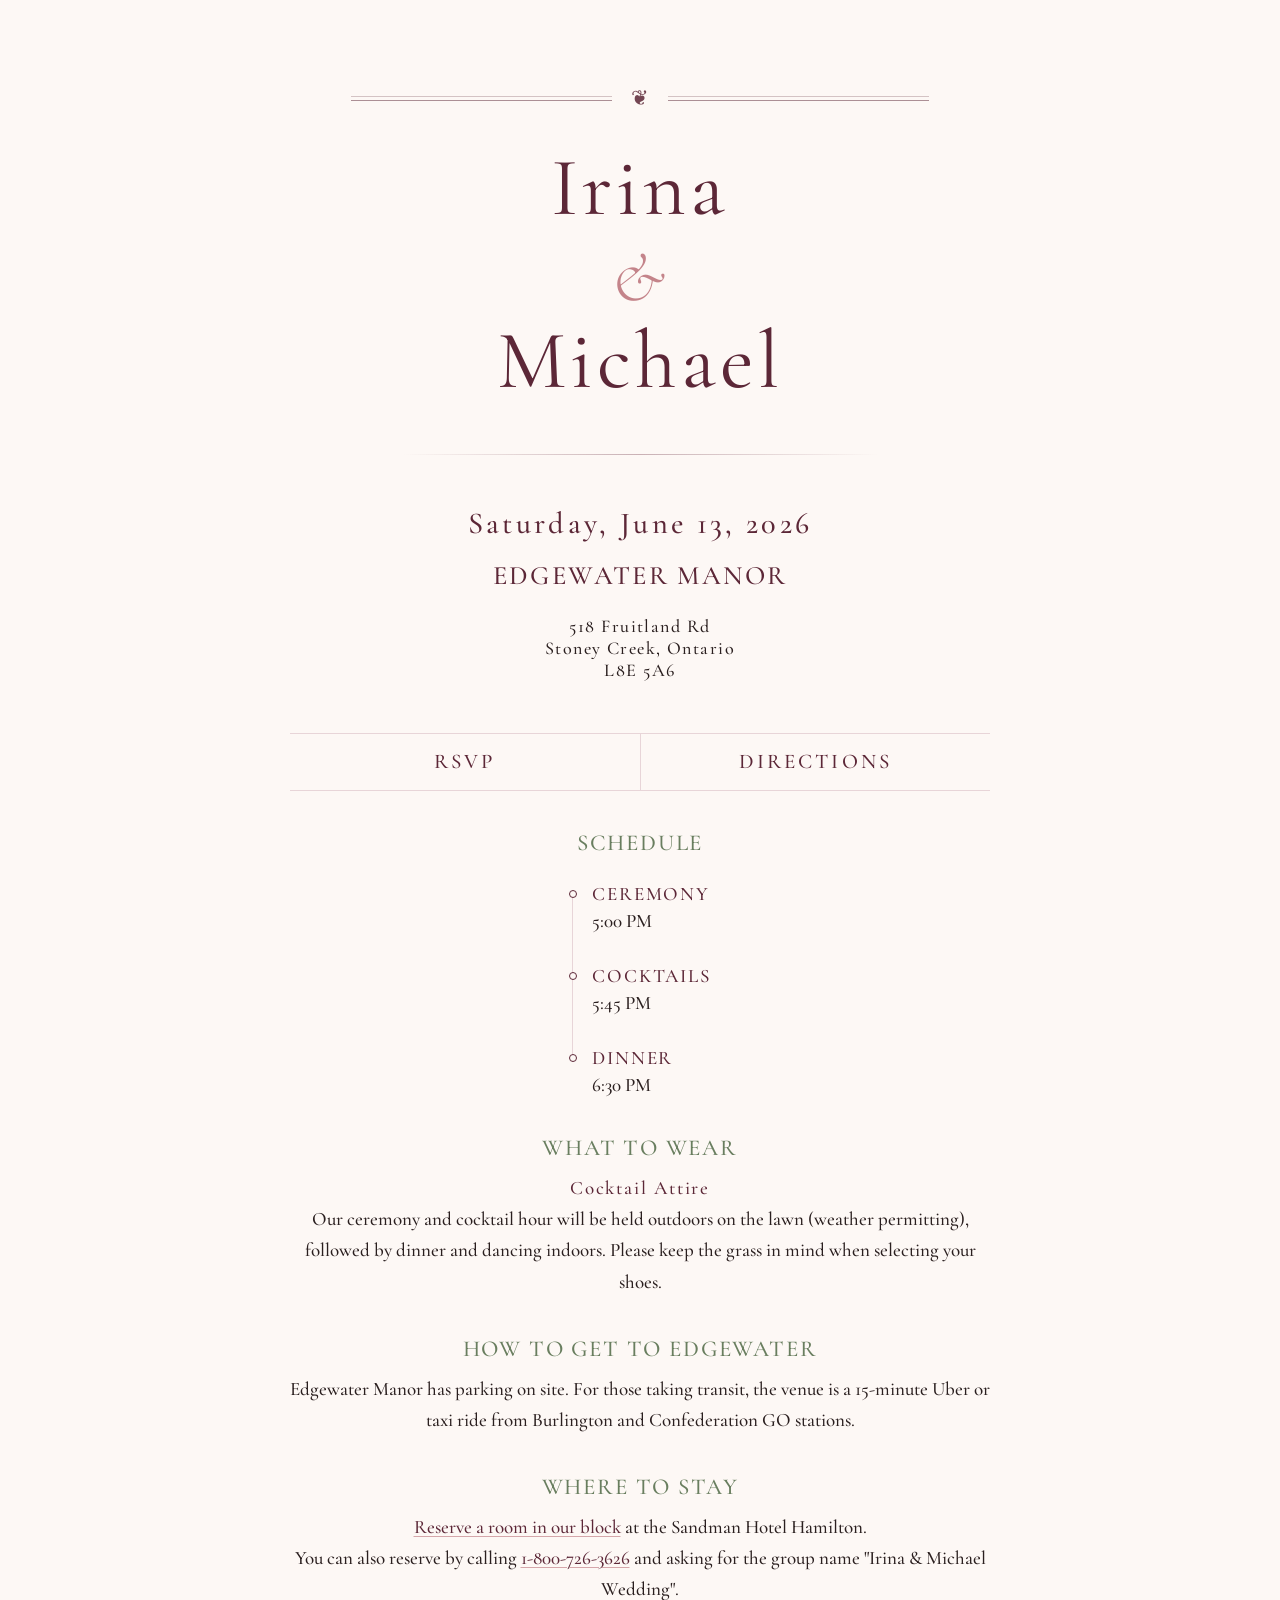
<file: index.html>
<!DOCTYPE html>
<html lang="en-CA">
<head>
  <title>Irina & Michael</title>
  <meta charset="UTF-8">
  <meta name="viewport" content="width=device-width, initial-scale=1.0">
  <meta name="robots" content="noindex, nofollow">
  <link href="main.css" rel="stylesheet">
  <link rel="icon" type="image/x-icon" href="favicon.svg">
</head>
<body>
  <main>
    <section class="hero">
      <div class="hero-ornament hero-ornament-main">
        <div class="hero-rule">
          <span></span>
          <span></span>
        </div>
        <span class="hero-fleuron">❦</span>
        <div class="hero-rule">
          <span></span>
          <span></span>
        </div>
      </div>
      <h1 class="hero-names">
        Irina<br>
        <span class="hero-ampersand">&</span><br>
        Michael
      </h1>
      <div class="hero-divider"></div>
      <p class="hero-date">Saturday, June 13, 2026</p>
      <p class="hero-location">
        Edgewater Manor
      </p>
      <p class="hero-address">
        518 Fruitland Rd<br>
        Stoney Creek, Ontario<br>
        L8E 5A6
      </p>
      <div class="action-row">
        <a href="/rsvp" class="wedding-btn">RSVP</a>
        <div class="vertical-divider"></div>
        <a
          href="https://www.google.com/maps/dir//Edgewater+Manor,+518+Fruitland+Rd,+Stoney+Creek,+ON+L8E+5A6"
          class="wedding-btn"
        >
          Directions
        </a>
      </div>
    </section>

    <section class="details">
      <div class="details-section">
        <h2 class="details-heading">Schedule</h2>
        <div class="timeline">
          <div class="event">
            <div class="dot"></div>
            <div class="icon-space">
            </div>
            <div class="event-text">
              <span class="event-name">Ceremony</span>
              <span class="event-time">5:00 pm</span>
            </div>
          </div>
          <div class="event">
            <div class="dot"></div>
            <div class="icon-space">
            </div>
            <div class="event-text">
              <span class="event-name">Cocktails</span>
              <span class="event-time">5:45 pm</span>
            </div>
          </div>
          <div class="event">
            <div class="dot"></div>
            <div class="icon-space">
            </div>
            <div class="event-text">
              <span class="event-name">Dinner</span>
              <span class="event-time">6:30 pm</span>
            </div>
          </div>
        </div>
      </div>
      <div class="details-section">
        <h2 class="details-heading">What to wear</h2>
        <p class="details-copy">
          <span class="event-name">Cocktail Attire</span>
        </p>
        <p class="details-copy">
          Our ceremony and cocktail hour will be held outdoors on the lawn
          (weather permitting), followed by dinner and dancing indoors.
          Please keep the grass in mind when selecting your shoes.
        </p>
      </div>
      <div class="details-section">
        <h2 class="details-heading">How to get to Edgewater</h2>
        <p class="details-copy">
          Edgewater Manor has parking on site. For those taking transit, the venue is a 15-minute Uber or taxi ride from Burlington and Confederation GO stations.
        </p>
      </div>
      <div class="details-section">
        <h2 class="details-heading">Where to stay</h2>
        <p class="details-copy">
          <a
            class="details-link"
            href="https://reservations.sandmanhotels.com/113155?&groupID=5271336"
          >Reserve a room in our block</a>
          at the Sandman Hotel Hamilton.
        </p>
        <p class="details-copy">
          You can also reserve by calling
          <a class="details-link" href="tel:+18007263626">1-800-726-3626</a>
          and asking for the group name "Irina &amp; Michael Wedding".
        </p>
      </div>
    </section>
  </main>
</body>
</html>
</file>
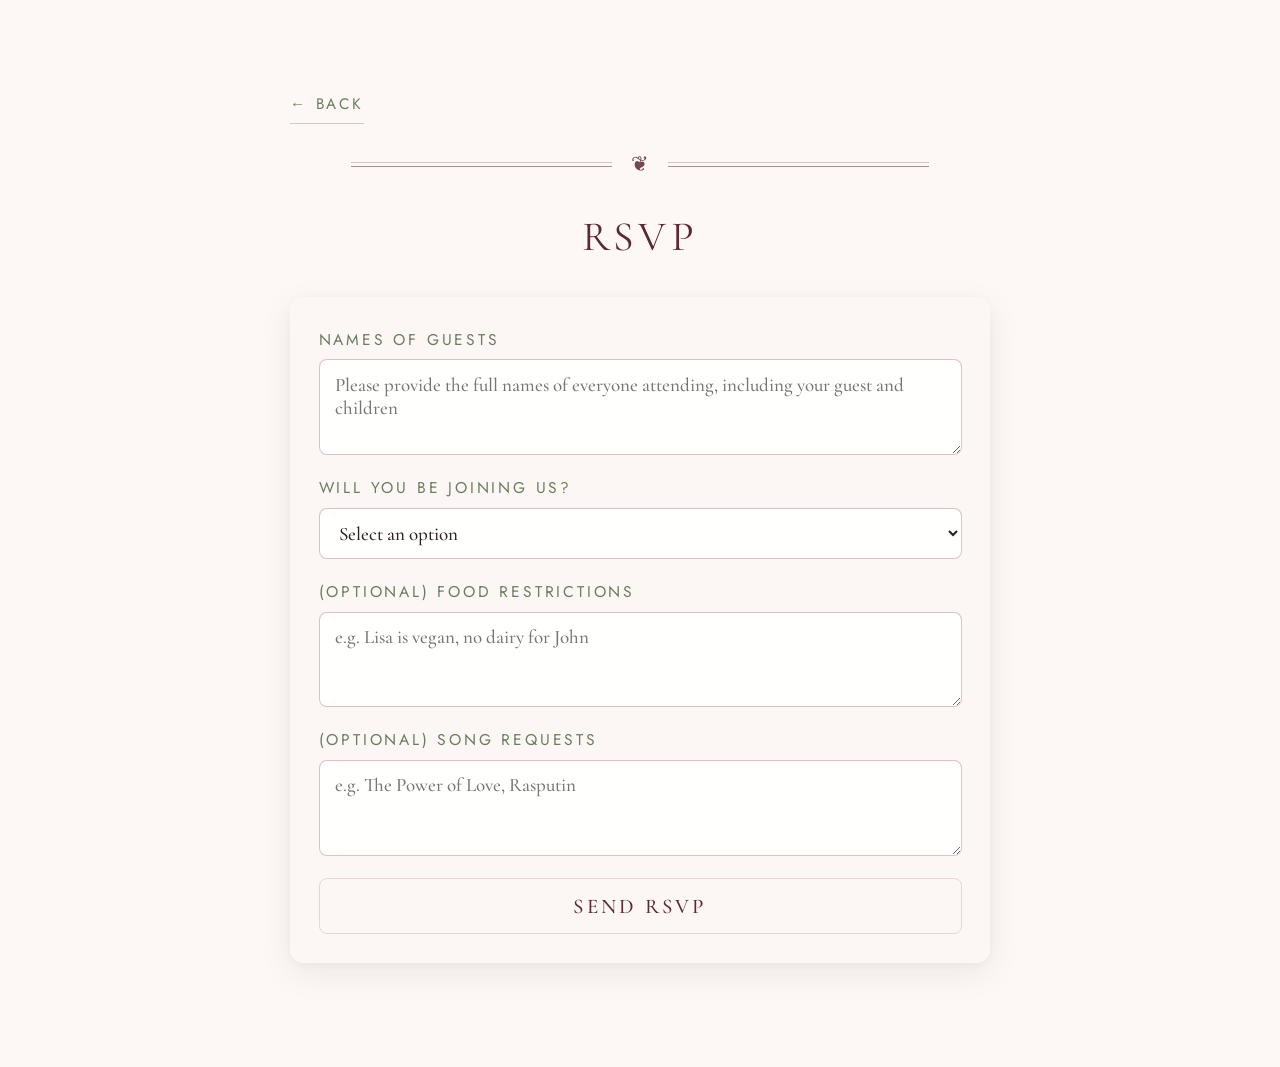
<file: rsvp.html>
<!DOCTYPE html>
<html lang="en-CA">
<head>
  <title>RSVP &mdash; Irina & Michael</title>
  <meta charset="UTF-8">
  <meta name="viewport" content="width=device-width, initial-scale=1.0">
  <meta name="robots" content="noindex, nofollow">
  <link href="main.css" rel="stylesheet">
  <link rel="icon" type="image/x-icon" href="favicon.svg">
</head>
<body>
  <main>
    <section class="rsvp-page">
      <nav class="rsvp-nav">
        <a href="index.html" class="rsvp-back-link" aria-label="Back to main invitation">
          ← Back
        </a>
      </nav>

      <header class="rsvp-header">
        <div class="hero-ornament">
          <div class="hero-rule">
            <span></span>
            <span></span>
          </div>
          <span class="hero-fleuron">❦</span>
          <div class="hero-rule">
            <span></span>
            <span></span>
          </div>
        </div>
        <h1 class="rsvp-title">
          RSVP
        </h1>
      </header>

      <form
        name="rsvp"
        method="POST"
        action="/thanks"
        data-netlify="true"
        netlify-honeypot="bot-field"
        class="rsvp-form"
      >
        <input type="hidden" name="form-name" value="rsvp">
        <p class="hidden-field">
          <label>Don't fill this out if you're human:
            <input name="bot-field" autocomplete="off">
          </label>
        </p>

        <div class="form-field">
          <label for="name">Names of Guests</label>
          <textarea
            name="name"
            id="name"
            required
            rows="3"
            autocomplete="off"
            placeholder="Please provide the full names of everyone attending, including your guest and children"
          ></textarea>
        </div>

        <div class="form-field">
          <label for="attendance">Will you be joining us?</label>
          <select name="attendance" id="attendance" required>
            <option value="">Select an option</option>
            <option value="yes">Happily accept</option>
            <option value="no">Regretfully decline</option>
          </select>
        </div>

        <div class="form-field">
          <label for="dietary">(Optional) Food restrictions</label>
          <textarea
            name="dietary"
            id="dietary"
            rows="3"
            placeholder="e.g. Lisa is vegan, no dairy for John"
          ></textarea>
        </div>

        <div class="form-field">
          <label for="songs">(Optional) Song requests</label>
          <textarea
            name="songs"
            id="songs"
            rows="3"
            placeholder="e.g. The Power of Love, Rasputin"
          ></textarea>
        </div>

        <button type="submit" class="wedding-btn rsvp-submit-btn">
          Send RSVP
        </button>
      </form>
    </section>
  </main>
</body>
</html>
</file>
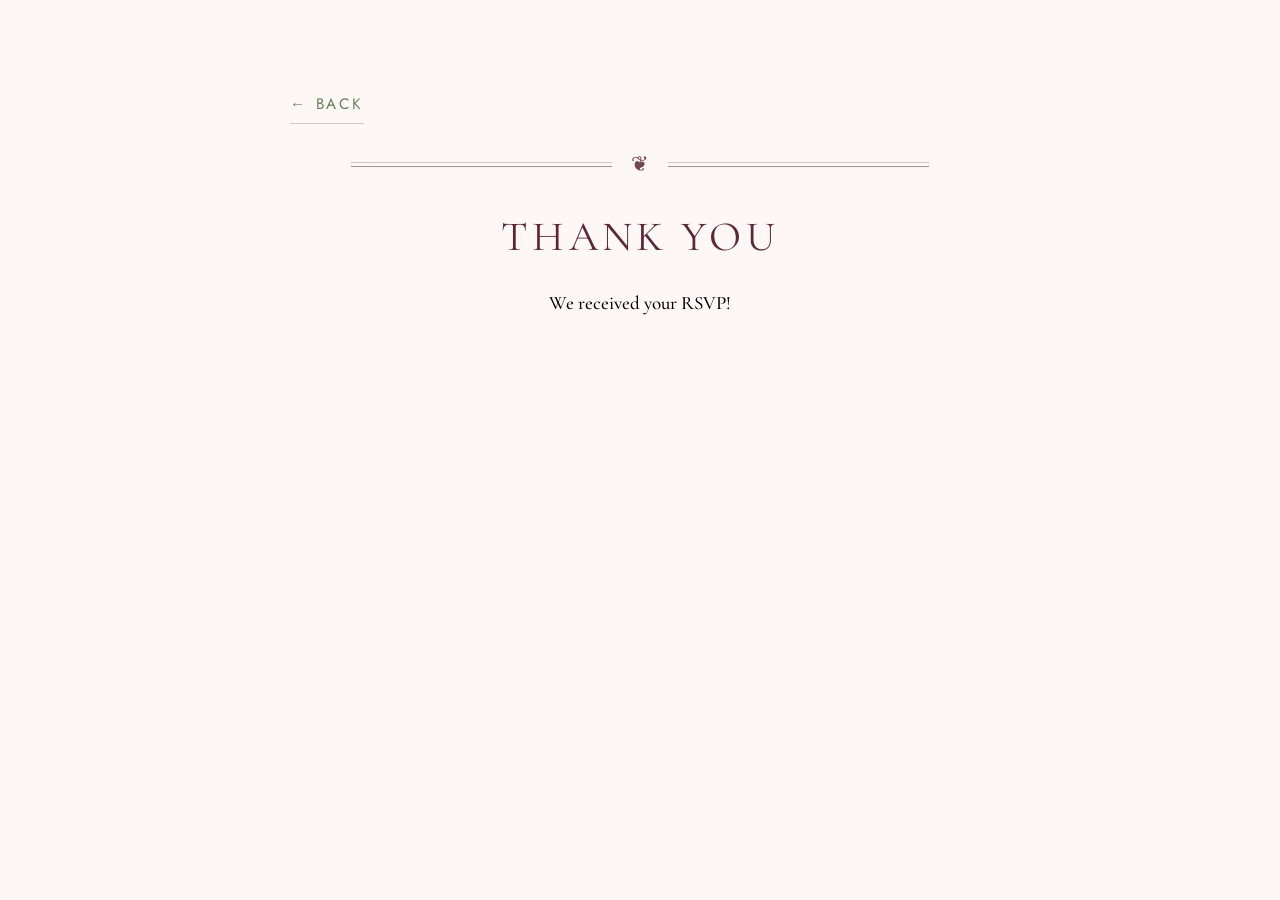
<file: thanks.html>
<!DOCTYPE html>
<html lang="en-CA">
<head>
  <title>Thank You &mdash; Irina & Michael</title>
  <meta charset="UTF-8">
  <meta name="viewport" content="width=device-width, initial-scale=1.0">
  <meta name="robots" content="noindex, nofollow">
  <link href="main.css" rel="stylesheet">
  <link rel="icon" type="image/x-icon" href="favicon.svg">
</head>
<body>
  <main>
    <section class="rsvp-page">
      <nav class="rsvp-nav">
        <a href="index.html" class="rsvp-back-link" aria-label="Back to main invitation">
          ← Back
        </a>
      </nav>

      <header class="rsvp-header">
        <div class="hero-ornament">
          <div class="hero-rule">
            <span></span>
            <span></span>
          </div>
          <span class="hero-fleuron">❦</span>
          <div class="hero-rule">
            <span></span>
            <span></span>
          </div>
        </div>
        <h1 class="rsvp-title">
          Thank you
        </h1>
      </header>

      <section>
        <p>We received your RSVP!</p>
      </section>
    </section>
  </main>
</body>
</html>
</file>
<file: main.css>
@font-face {
  font-family: 'Cormorant Garamond';
  src: url('fonts/cormorant-garamond-300italic.woff2');
  font-weight: 300;
  font-style: italic;
  font-display: swap;
}

@font-face {
  font-family: 'Cormorant Garamond';
  src: url('fonts/cormorant-garamond-400.woff2');
  font-weight: 400;
  font-style: normal;
  font-display: swap;
}

@font-face {
  font-family: 'Cormorant Garamond';
  src: url('fonts/cormorant-garamond-500.woff2');
  font-weight: 500;
  font-style: normal;
  font-display: swap;
}

@font-face {
  font-family: 'Jost';
  src: url('fonts/jost-v20-latin-400.woff2');
  font-weight: 400;
  font-style: normal;
  font-display: swap;
}

:root {
  --cream:     #fdf8f5;
  --mauve:     #e8d5d8;
  --rose:      #c4848a;
  --wine:      #5c2737;
  --sage:      #697e5f;
  --ink:       #2a1f1f;
  --content-max: 700px;
}

*, *::before, *::after { box-sizing: border-box; margin: 0; padding: 0; }

html {
  font-size: 17px;
}

body {
  background-color: var(--cream);
  font-family: 'Cormorant Garamond', serif;
  font-weight: 500;
  text-align: center;
  display: flex;
  flex-direction: column;
  align-items: center;
  min-height: 100vh;
}

main {
  width: 100%;
  display: flex;
  flex-direction: column;
  align-items: center;
  padding: 3rem 1.5rem 4rem;
}

.hero {
  max-width: var(--content-max);
  width: 100%;
}

.hero-ornament {
  display: flex;
  align-items: center;
  justify-content: center;
  color: var(--wine);
  margin-bottom: 1.8rem;
}

.hero-rule {
  max-width: 10.625rem; /* ~180px at 17px root */
  display: flex;
  flex-direction: column;
  gap: 3px;
  flex: 1;
}

.hero-rule span {
  height: 1px;
  background: var(--wine);
  opacity: 0.5;
}

.hero-rule span:first-child { opacity: 0.25; }

.hero-fleuron {
  font-size: 1.1rem;
  margin: 0 1rem;
  color: var(--wine);
  opacity: 0.85;
}

.hero-names {
  font-weight: 400;
  font-size: clamp(3.5rem, 2vw + 3.15rem, 4.35rem);
  letter-spacing: 0.05em;
  color: var(--wine);
  line-height: 1.05;
}

.hero-ampersand {
  font-style: italic;
  font-weight: 300;
  color: var(--rose);
  font-size: 0.85em;
}

.hero-divider {
  width: 60vw;
  min-width: 12rem;
  max-width: 25rem;
  height: 1px;
  margin: 2.6rem auto;
  background: linear-gradient(
    to right,
    rgba(106, 45, 62, 0),
    rgba(106, 45, 62, 0.35),
    rgba(106, 45, 62, 0)
  );
}

.hero-date {
  font-size: 1.6rem;
  color: var(--wine);
  letter-spacing: 0.11em;
}

.hero-location {
  font-size: 1.4rem;
  color: var(--wine);
  letter-spacing: 0.09em;
  text-transform: uppercase;
  margin-top: 0.9rem;
}

.hero-address {
  font-size: 0.95rem;
  color: var(--ink);
  letter-spacing: 0.08em;
  text-transform: none;
  margin-top: 0.8rem;
}

.action-row {
  display: flex;
  align-items: center;
  justify-content: center;
  margin-top: 2.6rem;
  gap: 0;
  width: 100%;
  border-top: 1px solid var(--mauve);
  border-bottom: 1px solid var(--mauve);
}

.wedding-btn {
  font-size: 1.1rem;
  flex: 1 1 0%;
  min-height: 56px;
  min-width: 0;
  display: flex;
  align-items: center;
  justify-content: center;
  text-decoration: none;
  text-transform: uppercase;
  color: var(--wine);
  padding: 10px;
  background-color: transparent;
  letter-spacing: 0.15em;
  transition:
    background-color 0.25s ease,
    color 0.25s ease,
    box-shadow 0.25s ease,
    transform 0.15s ease;
  cursor: pointer;
}

.wedding-btn:hover,
.wedding-btn:focus-visible {
  background-color: rgba(232, 213, 216, 0.45); /* soft mauve wash */
  box-shadow:
    inset 0 1px 0 rgba(92, 39, 55, 0.18),
    inset 0 -1px 0 rgba(92, 39, 55, 0.18);
  color: var(--ink);
}

.wedding-btn:active {
  background-color: rgba(196, 132, 138, 0.6); /* slightly deeper rose on press */
  box-shadow:
    inset 0 1px 0 rgba(92, 39, 55, 0.3),
    inset 0 -1px 0 rgba(92, 39, 55, 0.3);
  transform: translateY(1px);
}

.vertical-divider {
  width: 1px;
  height: 56px;
  background-color: var(--mauve);
}

.details {
  max-width: var(--content-max);
  width: 100%;
  display: flex;
  flex-direction: column;
}

.details-heading {
  font-size: 1.2rem;
  font-weight: 500;
  letter-spacing: 0.08em;
  text-transform: uppercase;
  color: var(--sage);
  margin-bottom: 0.5rem;
  margin-top: 1.8rem;
}

.details-copy {
  line-height: 1.65;
  color: var(--ink);
}

.details-copy .details-link {
  color: var(--wine);
  font-weight: 500;
  text-decoration: underline;
  text-decoration-color: rgba(196, 132, 138, 0.7);
  text-decoration-thickness: 1px;
  text-underline-offset: 0.18em;
  transition:
    color 0.2s ease,
    text-decoration-color 0.2s ease;
}

.details-copy .details-link:hover,
.details-copy .details-link:focus-visible {
  color: var(--ink);
  text-decoration-color: rgba(92, 39, 55, 0.55);
}

.details-copy .details-link:focus-visible {
  outline: 2px solid rgba(92, 39, 55, 0.35);
  outline-offset: 3px;
  border-radius: 2px;
}

.timeline {
  position: relative;
  /* padding-left: 40px; */
  display: inline-block;
  margin: 0 auto;
  text-align: left;
}

.timeline::before {
  content: '';
  position: absolute;
  left: 3px;
  top: 1.3rem;
  bottom: 1.8rem;
  width: 1px;
  background-color: var(--mauve);
  z-index: 1;
}

.timeline > *:not(:last-child) {
  margin-bottom: 1.7rem;
}

.event {
  position: relative;
  display: flex;
  align-items: flex-start;
  margin-top: 0.8rem;
}

.dot {
  position: relative;
  margin-top: 7px;
  width: 7px;
  height: 7px;
  background-color: var(--cream);
  border: 1px solid var(--wine);
  border-radius: 50%;
  z-index: 2;
}

.icon-space {
  margin-right: 15px;
}

.event-text {
  display: flex;
  flex-direction: column;
  gap: 4px;
  color: var(--ink);
  text-transform: uppercase;
}

.event-name {
  letter-spacing: 0.1rem;
  color: var(--wine);
}

.hero-ornament-main {
  animation: fade-up 0.42s ease-out 0s both;
}
.hero-names {
  animation: fade-up 0.42s ease-out 0.18s both;
}
.hero-divider {
  animation: fade-up 0.38s ease-out 0.28s both;
}
.hero-date {
  animation: fade-up 0.42s ease-out 0.38s both;
}

.hero-location {
  animation: fade-up 0.42s ease-out 0.48s both;
}

.hero-address {
  animation: fade-up 0.42s ease-out 0.54s both;
}

.action-row {
  animation: fade-up 0.42s ease-out 0.60s both;
}

@keyframes fade-up {
  from {
    opacity: 0;
    transform: translateY(12px);
  }
  to {
    opacity: 1;
    transform: translateY(0);
  }
}

.details-section {
  opacity: 0;
  animation: fade-up 0.42s ease-out both;
}
.details-section:nth-child(1) { animation-delay: 0.75s; }
.details-section:nth-child(2) { animation-delay: 0.85s; }
.details-section:nth-child(3) { animation-delay: 0.95s; }
.details-section:nth-child(4) { animation-delay: 1.05s; }

.rsvp-page {
  max-width: var(--content-max);
  width: 100%;
}

.rsvp-nav {
  display: flex;
  margin-bottom: 1.5rem;
}

.rsvp-back-link {
  font-family: 'Jost', sans-serif;
  font-size: 0.8rem;
  letter-spacing: 0.18em;
  text-transform: uppercase;
  text-decoration: none;
  color: var(--sage);
  padding: 0.4rem 0;
  border-bottom: 1px solid rgba(105, 126, 95, 0.35);
}

.rsvp-back-link:focus-visible,
.rsvp-back-link:hover {
  color: var(--wine);
  border-bottom-color: rgba(92, 39, 55, 0.6);
}

.rsvp-header {
  text-align: center;
  margin-bottom: 1.5rem;
}

.rsvp-title {
  font-weight: 400;
  font-size: 2.2rem;
  letter-spacing: 0.1em;
  text-transform: uppercase;
  color: var(--wine);
  margin-top: 0.4rem;
}

.rsvp-form {
  margin-top: 1.8rem;
  text-align: left;
  background-color: rgba(253, 248, 245, 0.8);
  border-radius: 14px;
  padding: 1.4rem 1.2rem 1.3rem;
  box-shadow:
    0 10px 35px rgba(42, 31, 31, 0.07),
    0 2px 10px rgba(42, 31, 31, 0.04);
}

.form-field {
  display: flex;
  flex-direction: column;
  gap: 0.45rem;
  margin-bottom: 1.1rem;
}

.form-field label {
  font-family: 'Jost', sans-serif;
  font-size: 0.82rem;
  letter-spacing: 0.18em;
  text-transform: uppercase;
  color: var(--sage);
}

.form-field input,
.form-field select,
.form-field textarea {
  font-family: 'Cormorant Garamond', serif;
  font-weight: 500;
  font-size: 1rem;
  padding: 0.65rem 0.8rem;
  border-radius: 8px;
  border: 1px solid rgba(200, 150, 160, 0.6);
  background-color: rgba(255, 255, 255, 0.9);
  color: var(--ink);
  outline: none;
  cursor: text;
  transition:
    border-color 0.18s ease,
    box-shadow 0.18s ease,
    background-color 0.18s ease;
}

.form-field select {
  cursor: pointer;
}

.form-field input:focus-visible,
.form-field select:focus-visible,
.form-field textarea:focus-visible {
  border-color: rgba(92, 39, 55, 0.8);
  box-shadow: 0 0 0 1px rgba(92, 39, 55, 0.4);
  background-color: #fff;
}

.rsvp-submit-btn {
  margin-top: 1.2rem;
  width: 100%;
  flex: none;
  border-radius: 8px;
  border: 1px solid var(--mauve);
  font-family: 'Cormorant Garamond';
  font-weight: 500;
  font-size: 1.1rem;
}

.hidden-field {
  position: absolute;
  left: -9999px;
  width: 1px;
  height: 1px;
  overflow: hidden;
}

@media (min-width: 768px) {
  html {
    font-size: 18px;
  }

  main {
    padding: 4rem 2rem 5rem;
  }

  .hero-rule {
    max-width: 13.75rem;
  }

  .action-row {
    margin-top: 2.75rem;
  }

  .details-heading {
    margin-top: 2rem;
  }

  .dot {
    margin-top: 8px;
    width: 8px;
    height: 8px;
  }

  .rsvp-form {
    padding: 1.65rem 1.5rem 1.5rem;
  }

  .hero-address {
    margin-top: 1.2rem;
  }
}

@media (min-width: 1024px) {
  html {
    font-size: 19px;
  }

  main {
    padding: 4.5rem 2.25rem 5.5rem;
  }
}
</file>
